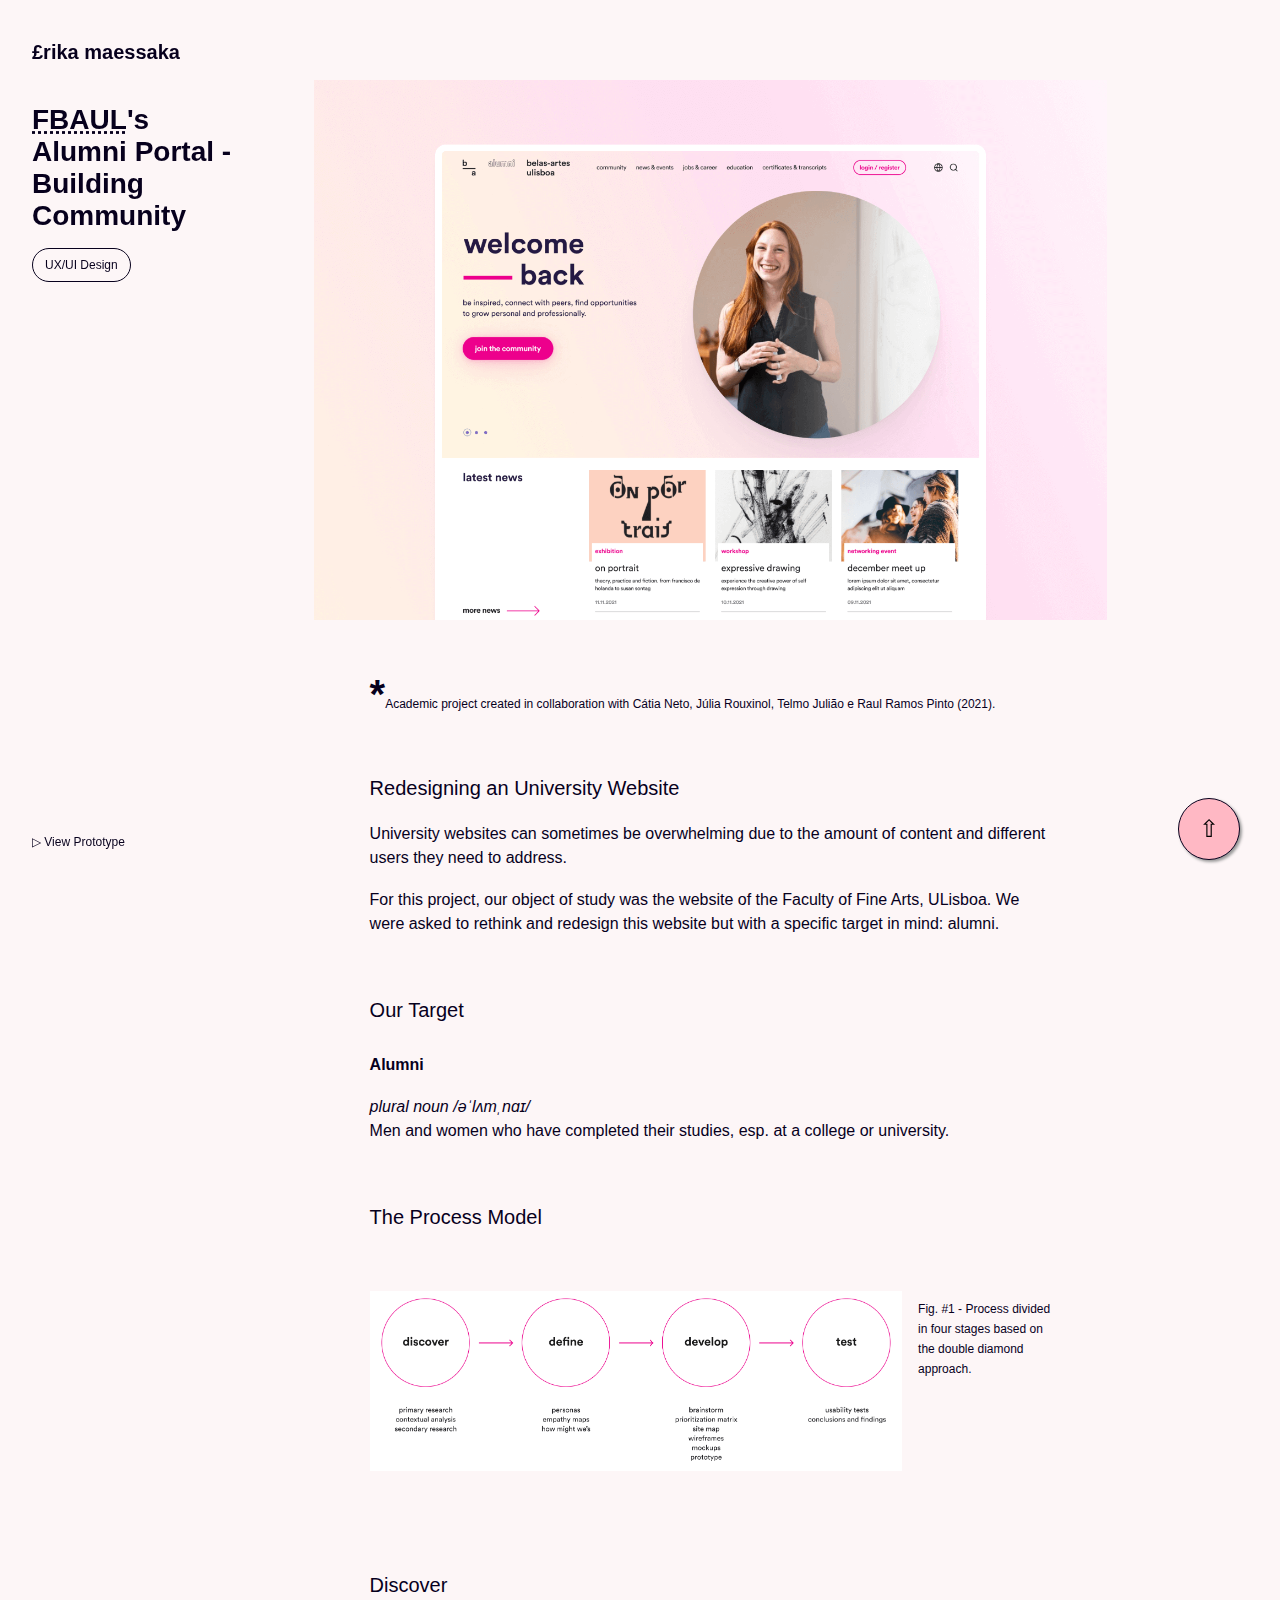
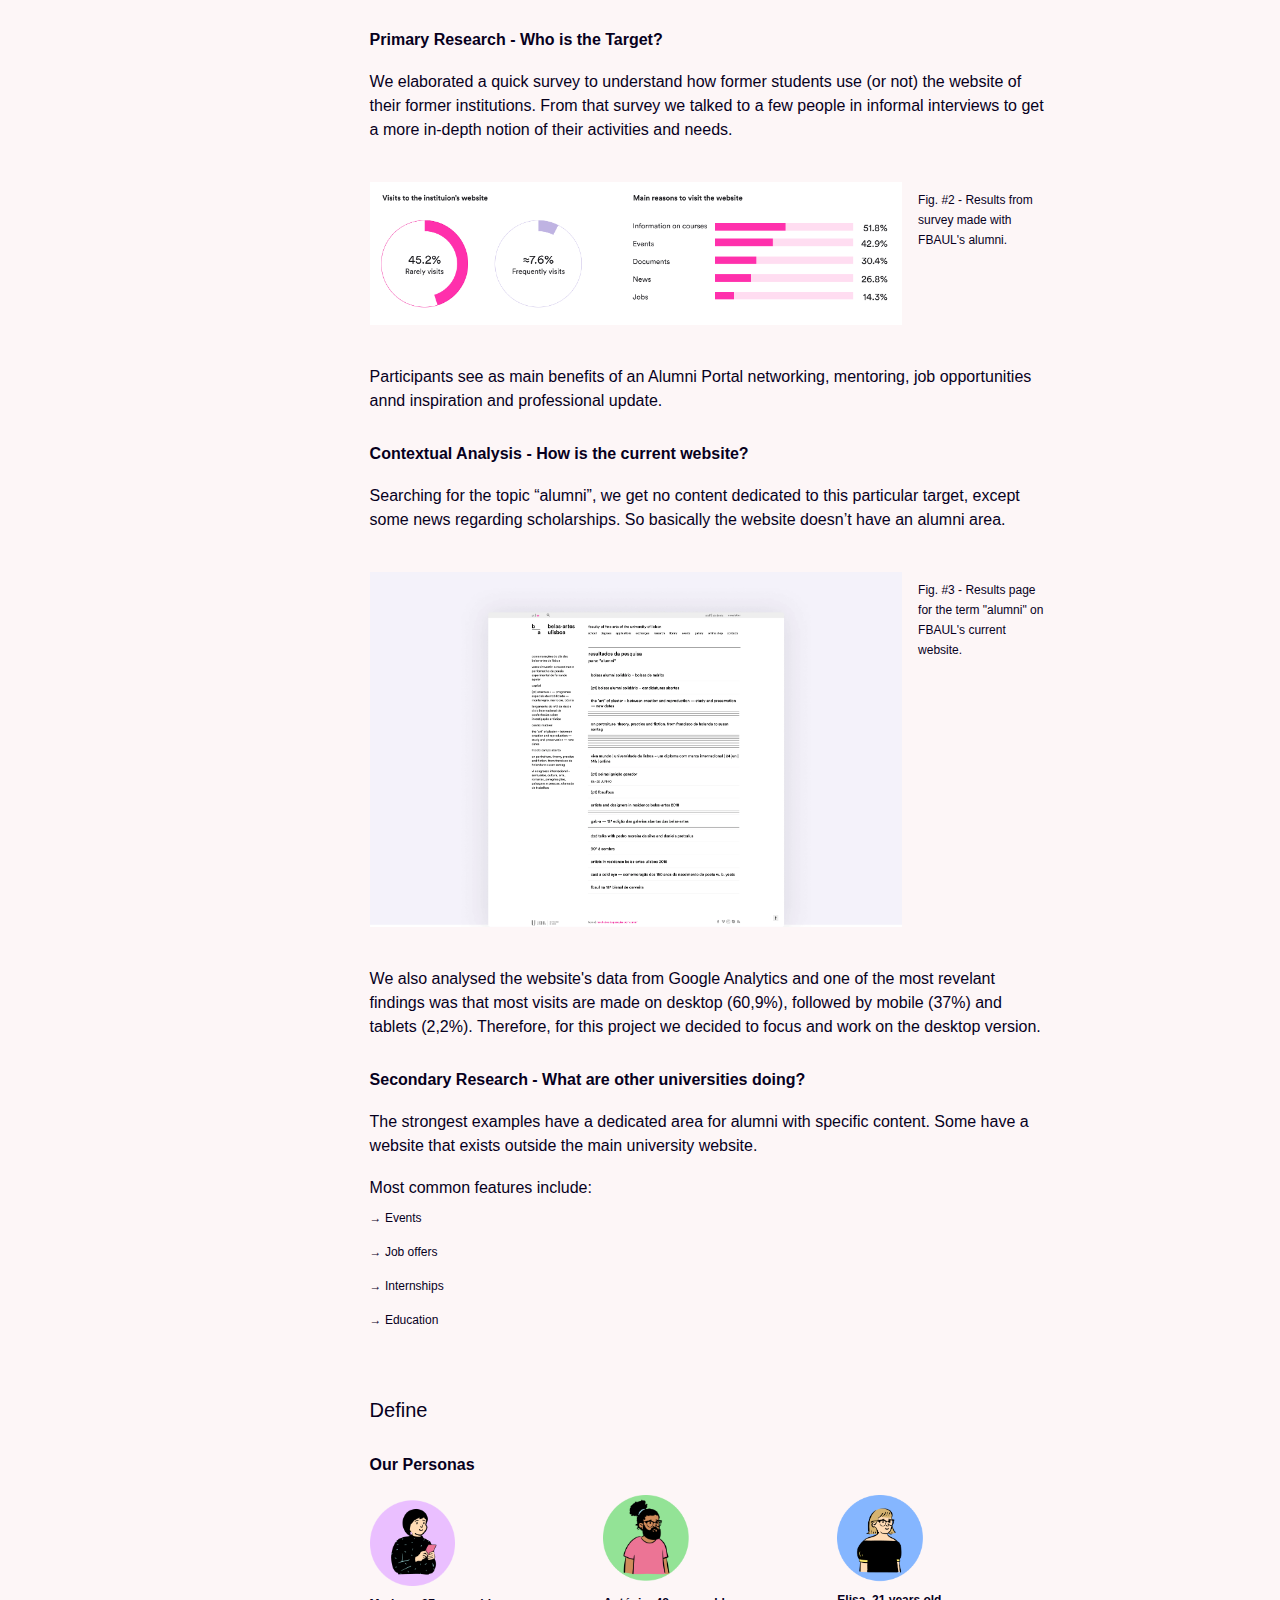
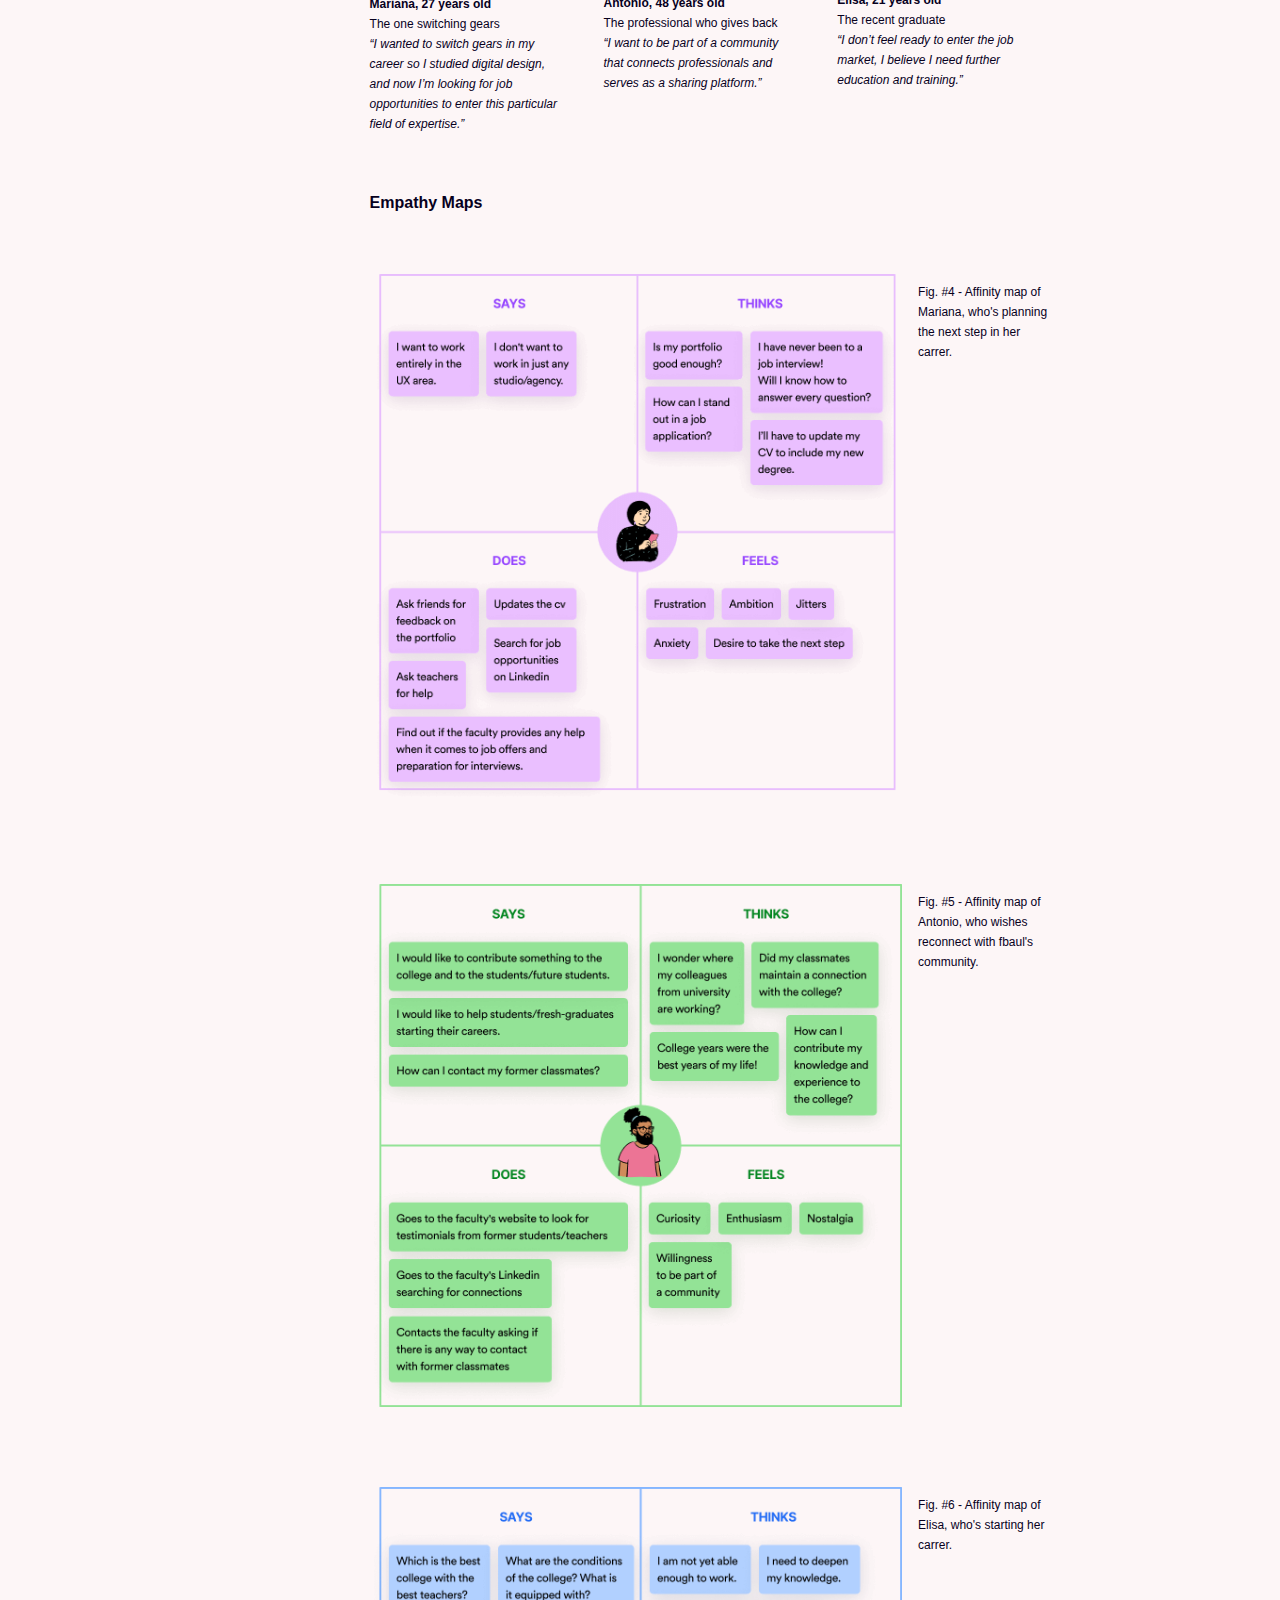
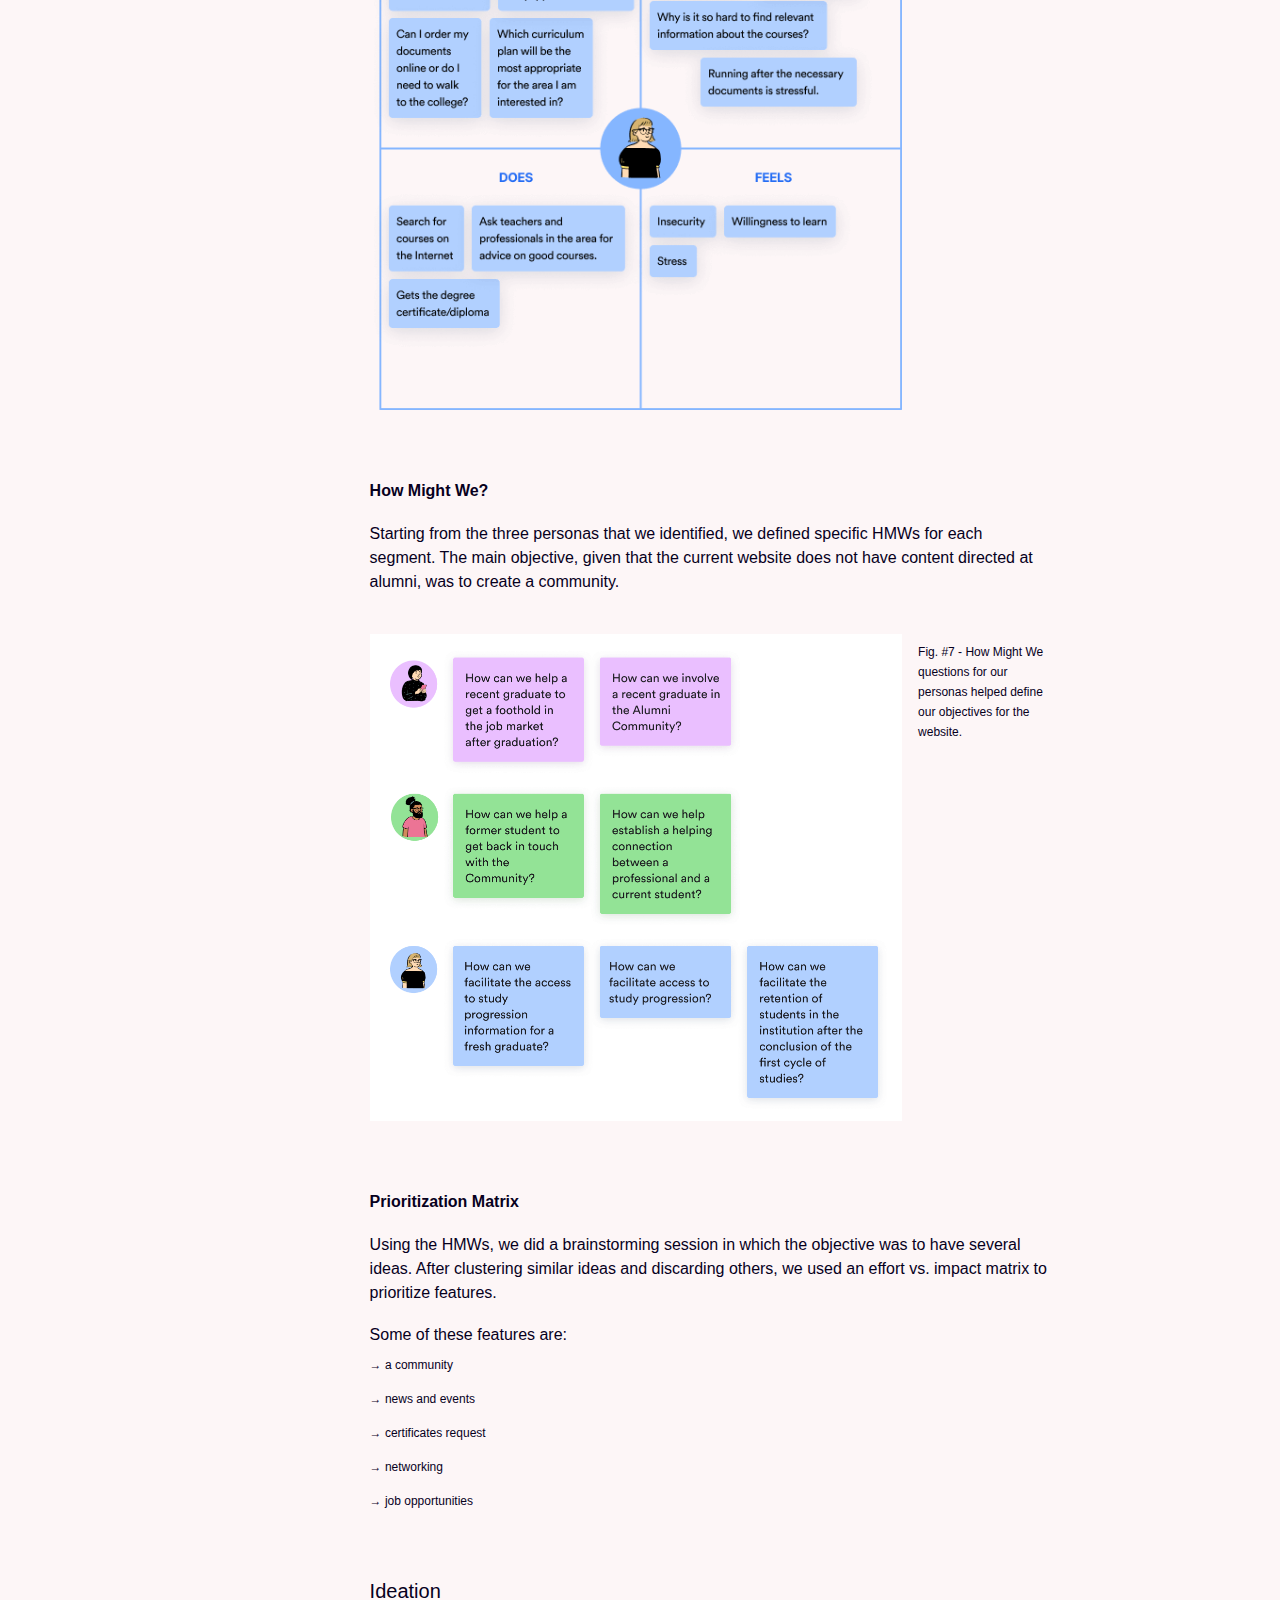
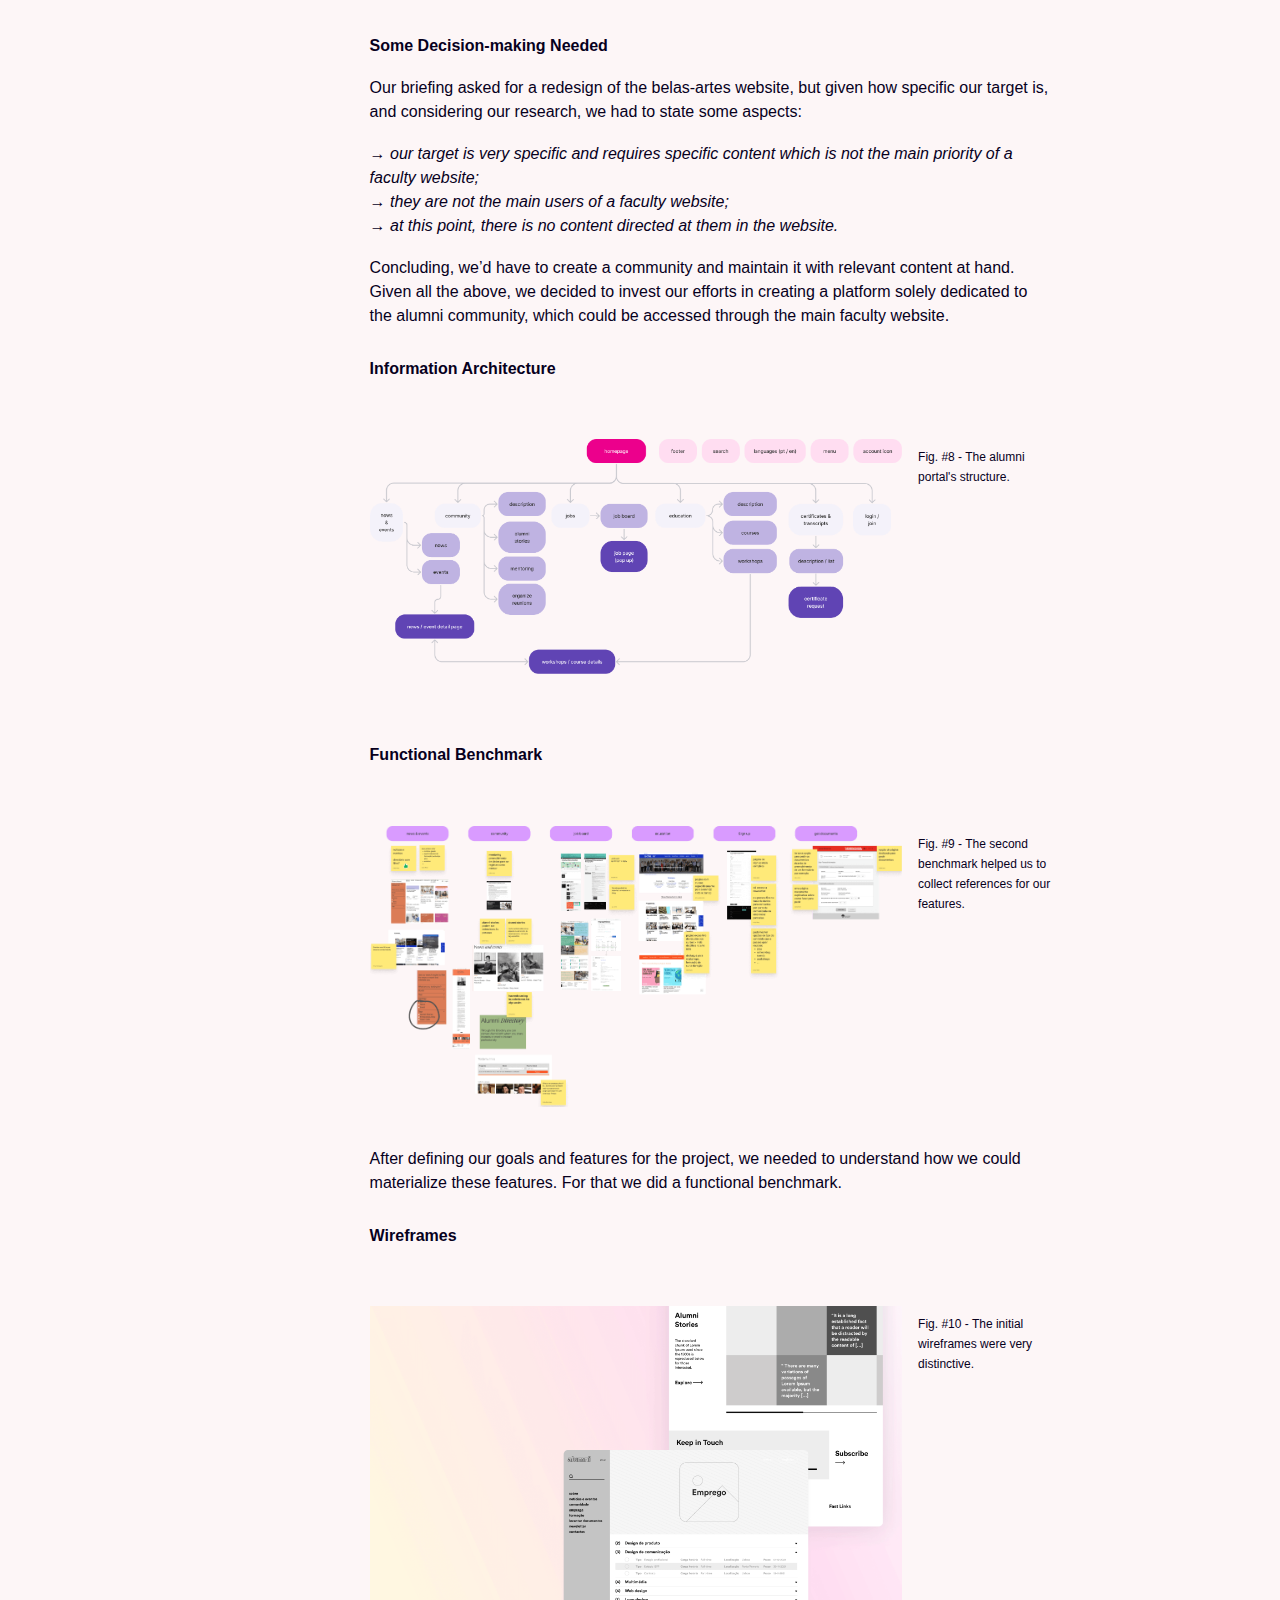
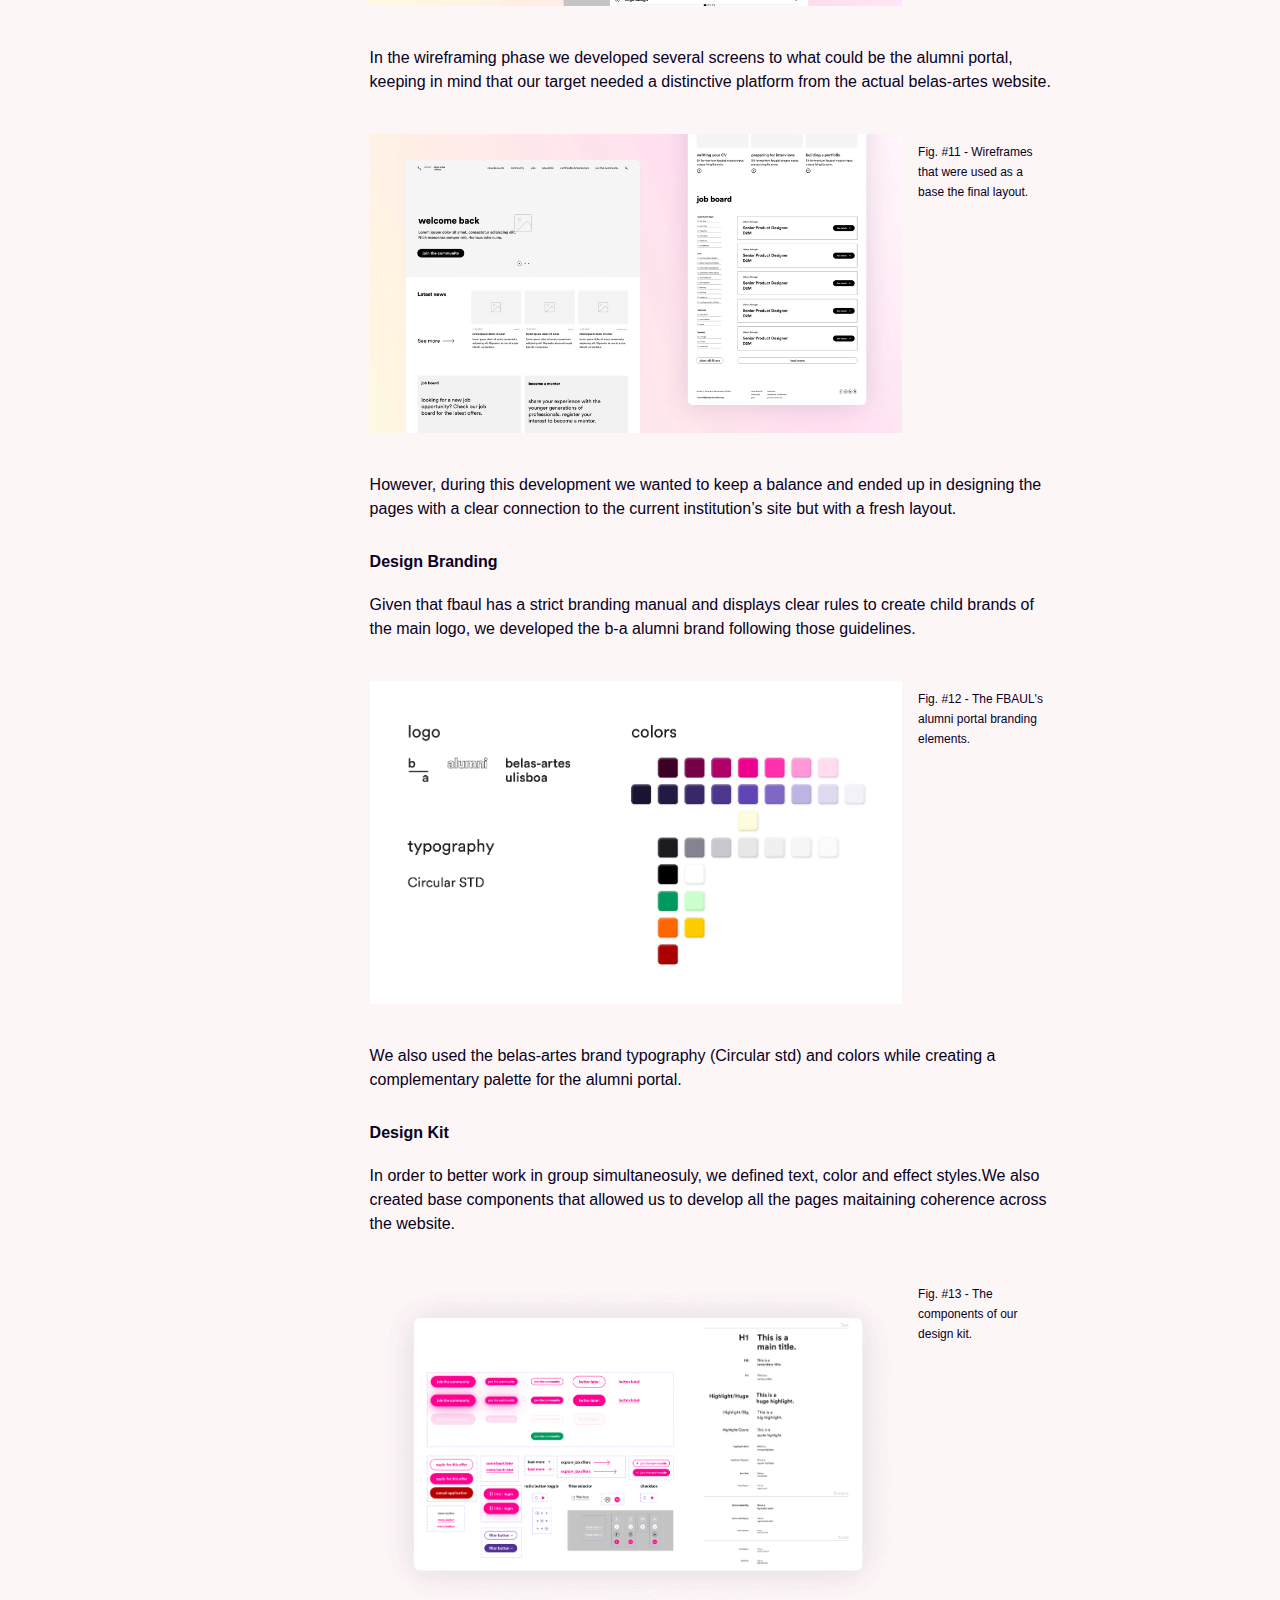
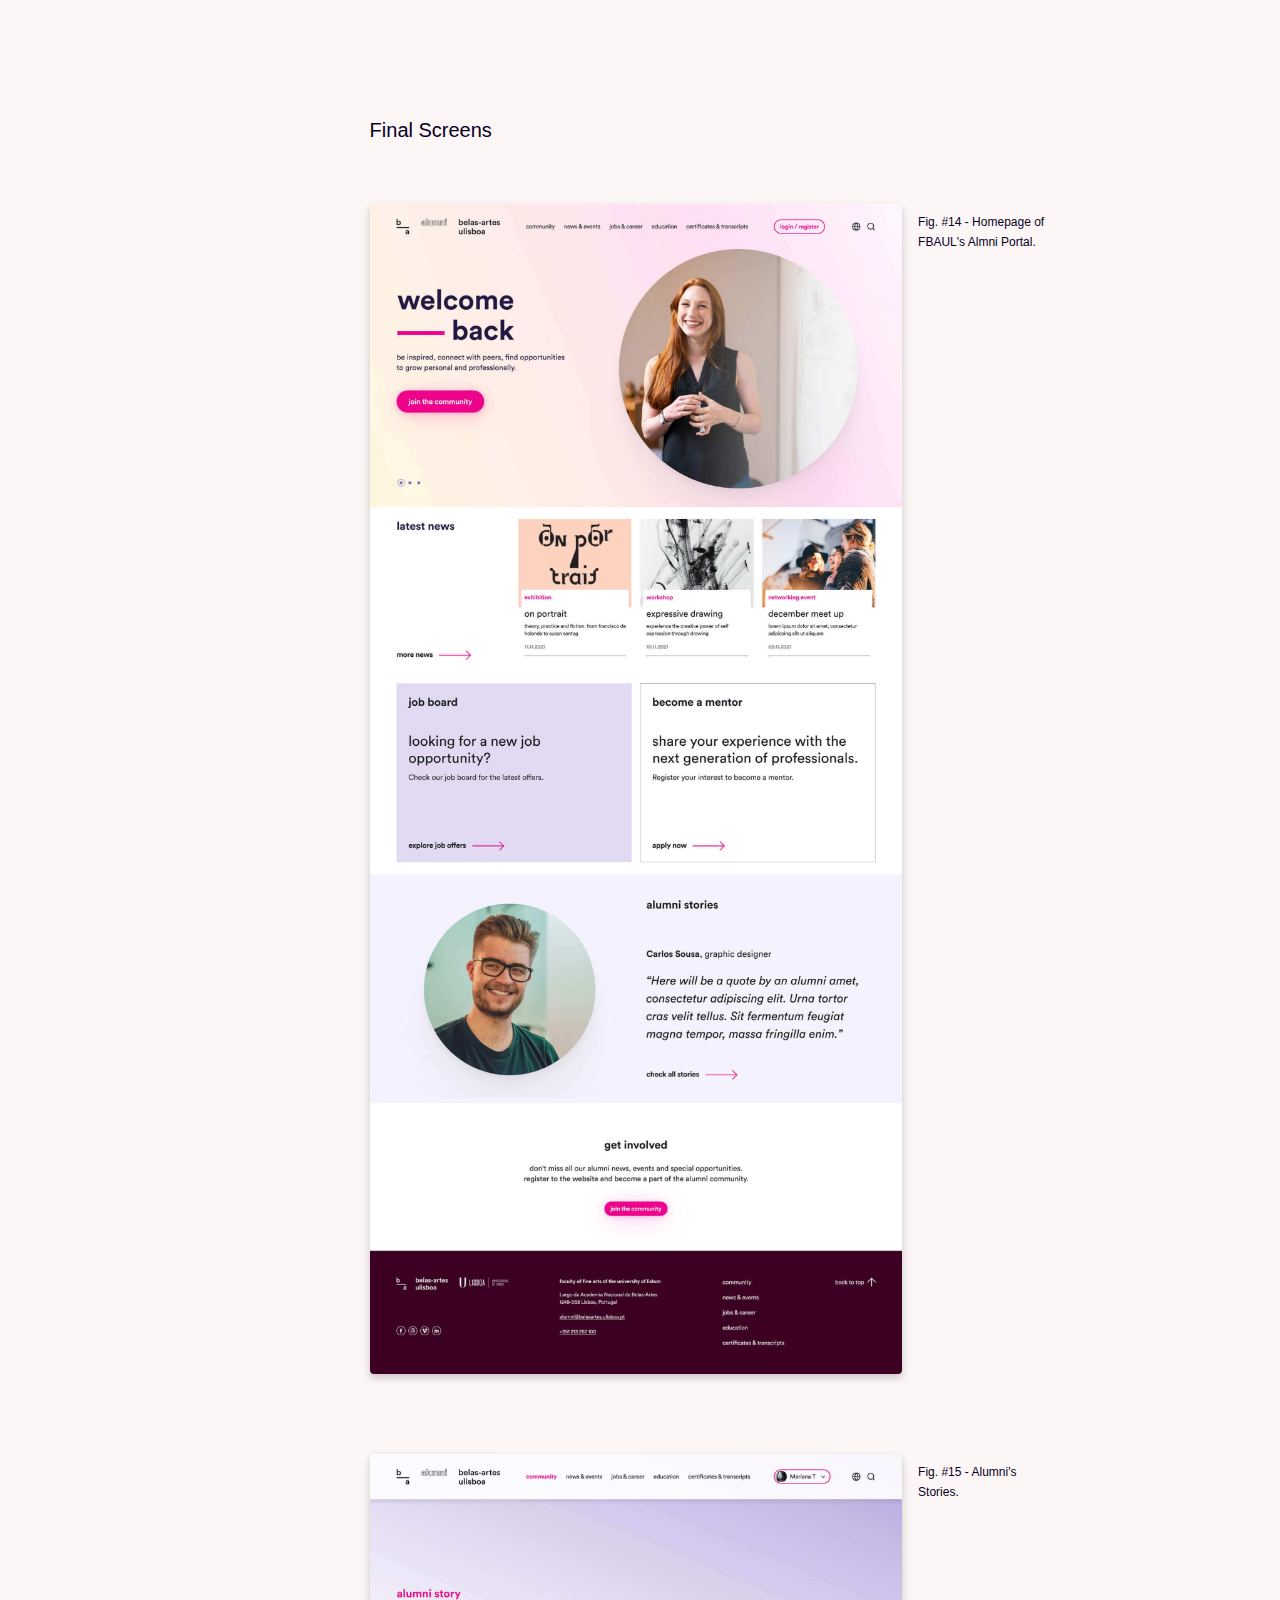
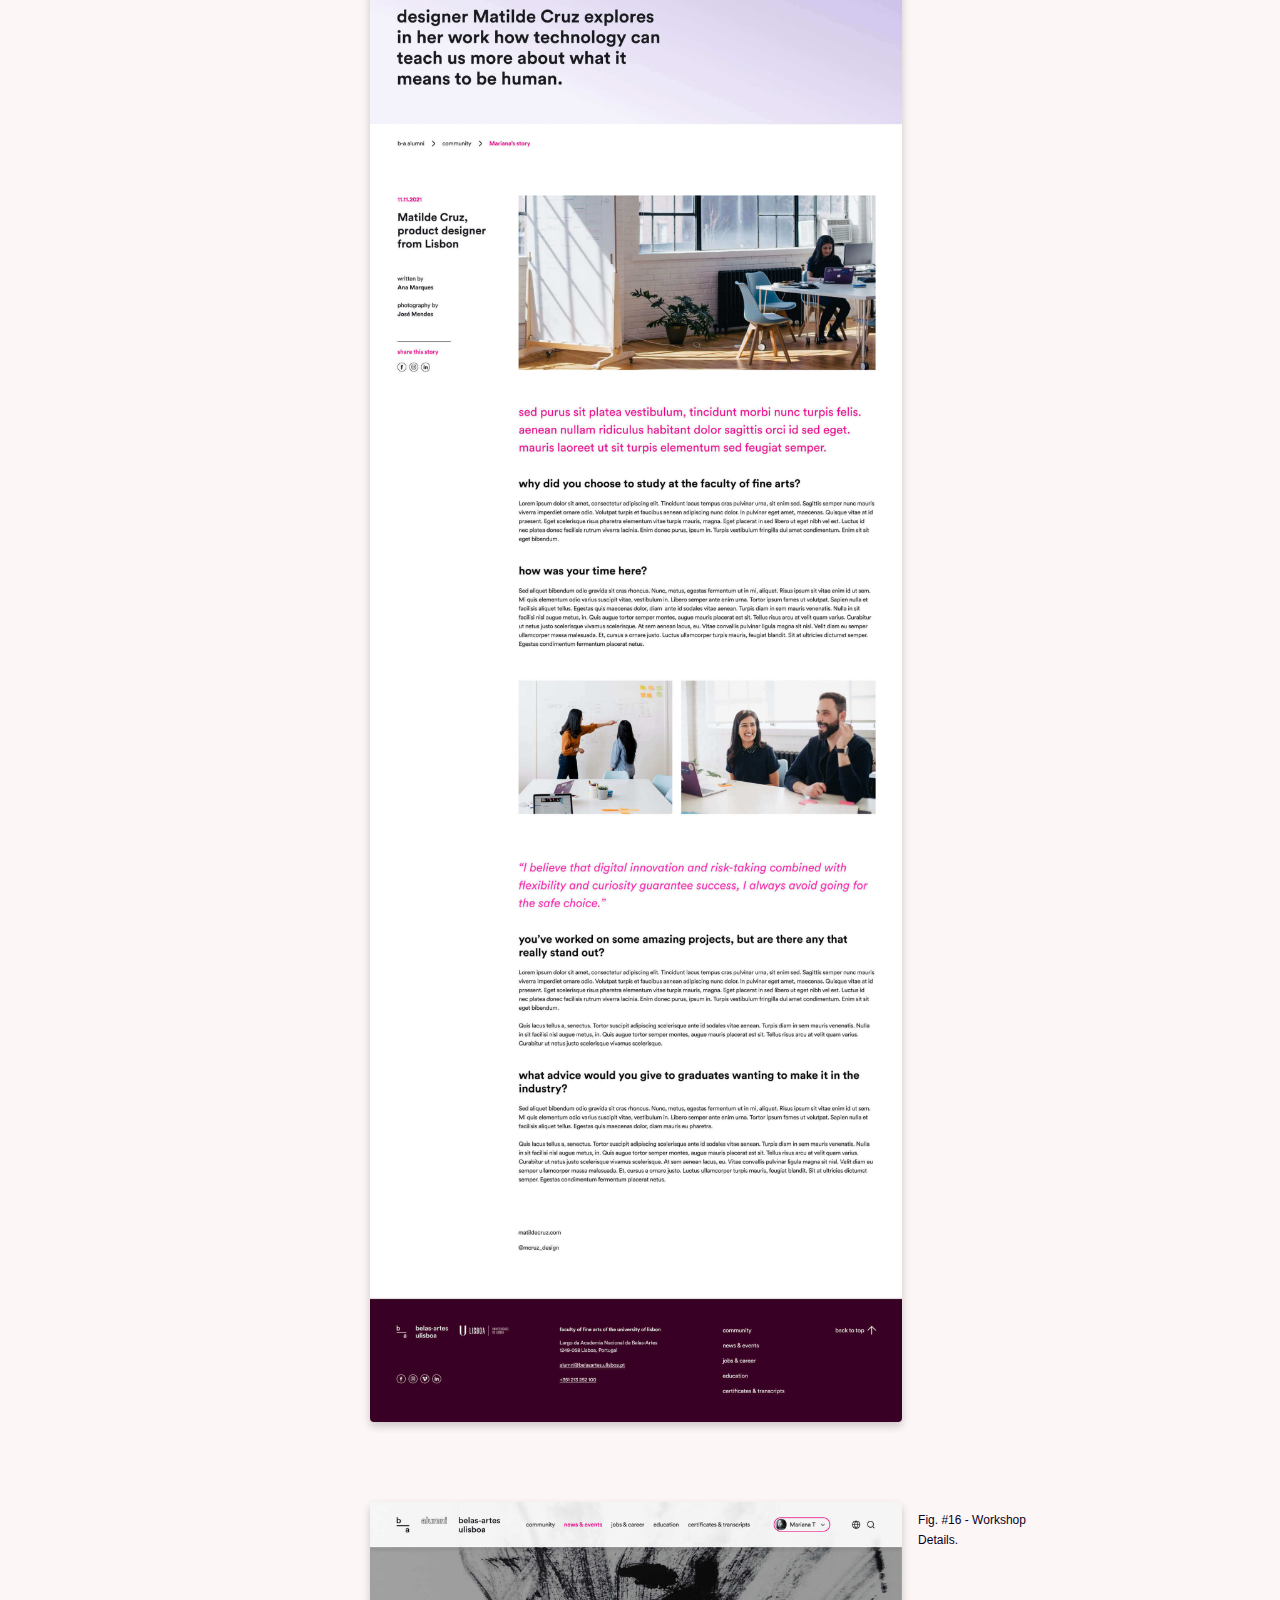
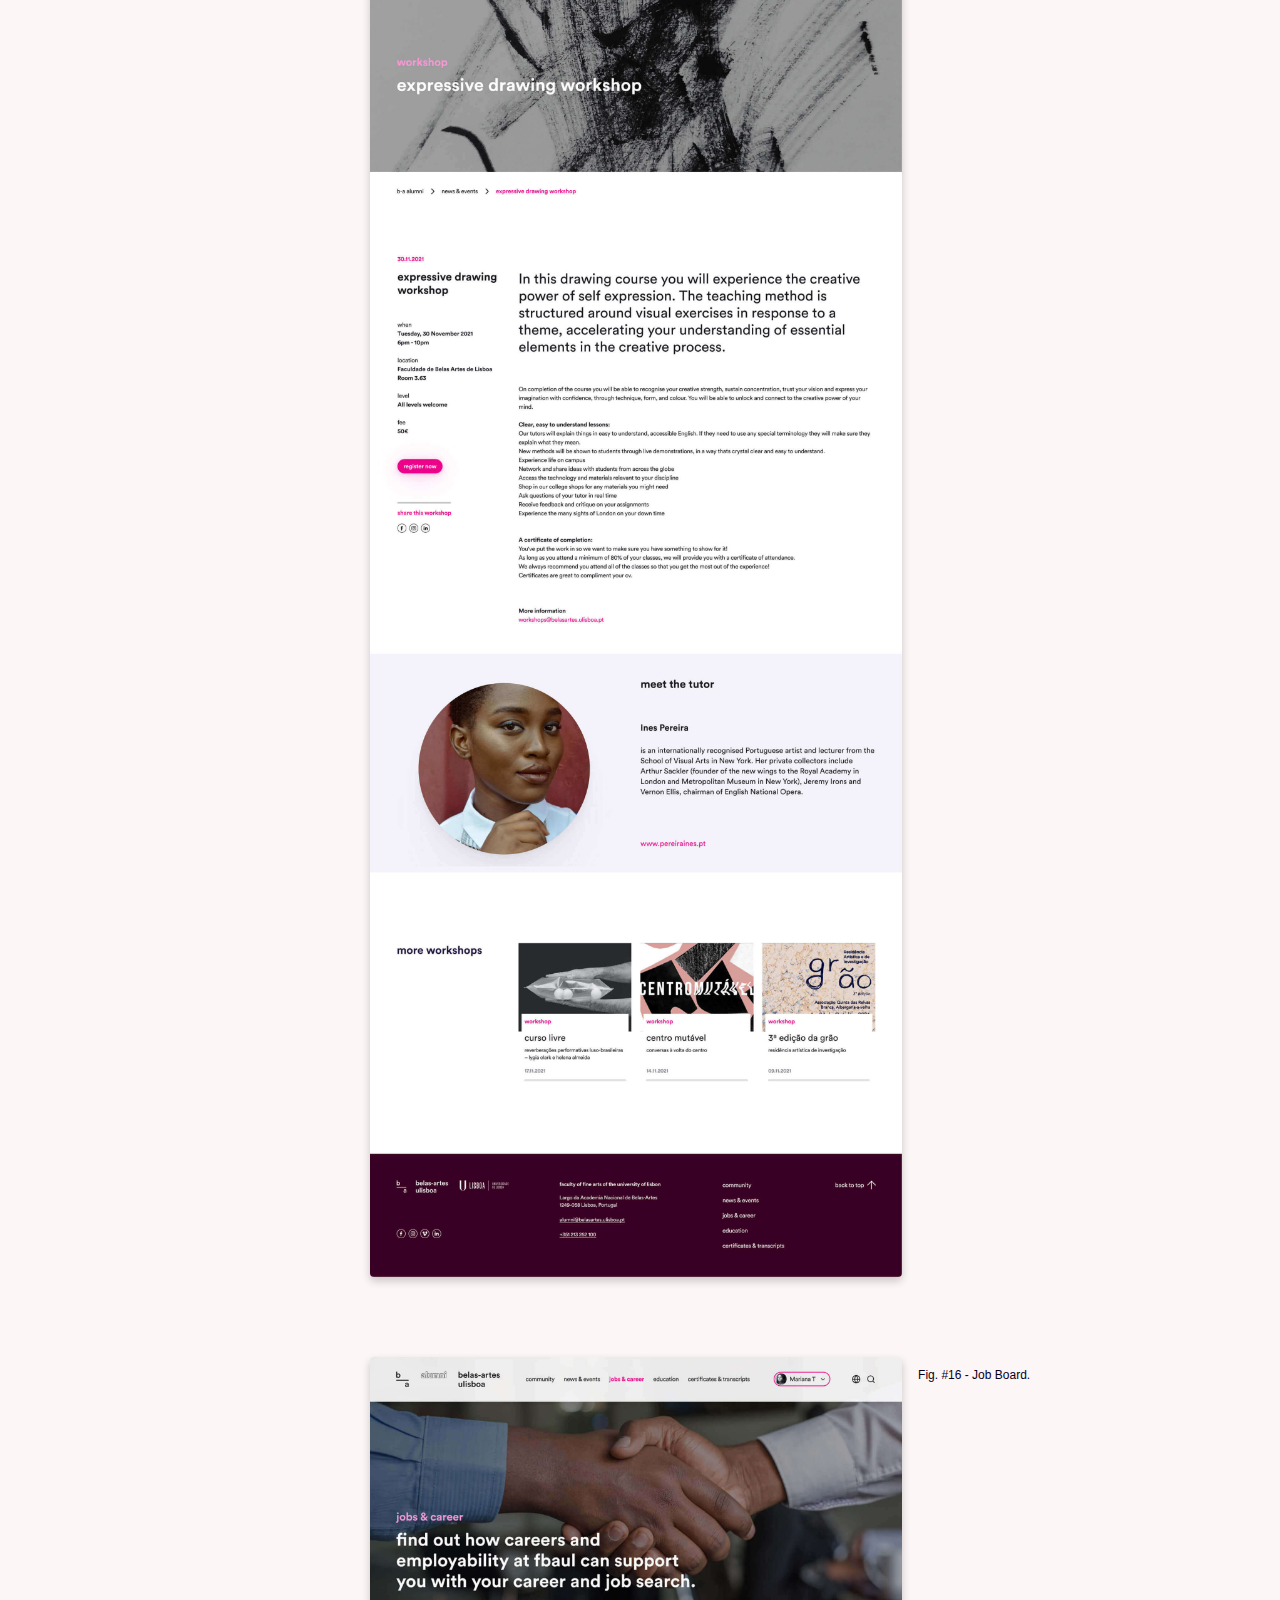
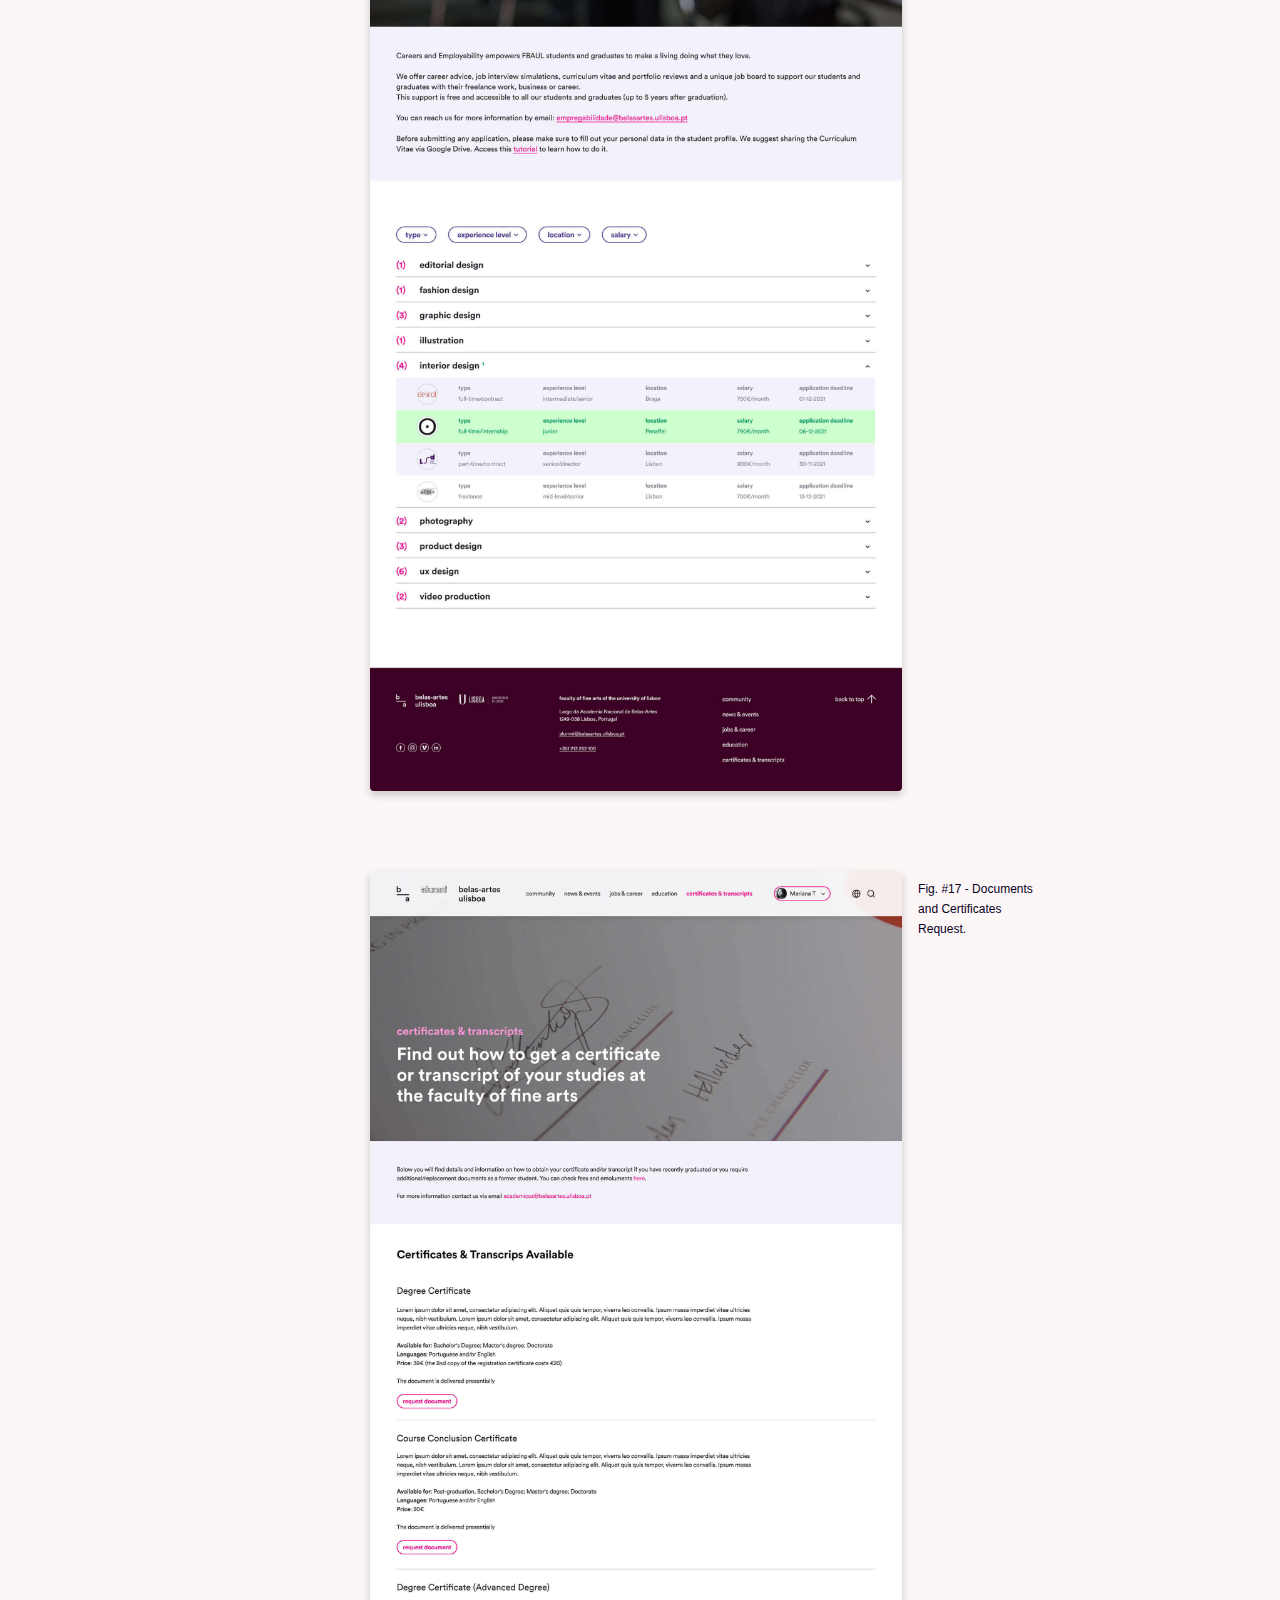
<file: project2.html>
<!DOCTYPE html>
<html lang="en">

<head>
<meta charset="utf-8">
<meta name="viewport" content="width=device-width, initial-scale=1.0">

<title>Erika Maessaka, Visual Designer</title>
<link rel="icon" type="image/x-icon" href="/images/favicon.ico">

<link rel="stylesheet" href="harrystyles.css">
<link rel="stylesheet" href="https://fonts.googleapis.com/css?family=LexendDeca:200,400,600">
</head>

<body>
    <section class="sidebar-b">

        <div class="wrapper">
            <div class="about">
                <a href="index.html" title="that's me!"><h1>£rika maessaka</h1></a>
            </div>
    
            <div class="title">
                <h2><abbr title="Faculdade de Belas Artes da Universidade de Lisboa">FBAUL</abbr>'s Alumni Portal - Building Community</h2>
                <br>
                <p class="tag">UX/UI Design</p>
            </div>
        </div>
        
        <div class="figma">
            <!--<a href="#" title="open figjam board" target= _blank>✎ View FigJam board</a>-->
            <a href="https://www.figma.com/proto/hQDJFKAjE7o3gPzOUfIYeB/PD1-EX2---Redesign-FBAUL-(Alumni)-v2?page-id=420%3A12909&node-id=420%3A14528&starting-point-node-id=500%3A15739" title="open prototype on figma" target= _blank>▷ View Prototype</a>
        </div>

    </section>
        
    <section class="page">
        <main>
            <figure class="hero">
                <img src="assets/img/fbaul-cover.png" alt="mockup featuring the desktop interface of the proposed fbaul alumni portal.">
            </figure>

            <div class="content">

                <div class="disclaimer">
                    <p class="asterisk">*</p><p>Academic project created in collaboration with Cátia Neto, Júlia Rouxinol, Telmo Julião e Raul Ramos Pinto (2021).</p>
                </div>
                
                <h3>Redesigning an University Website</h3>
                <p>University websites can sometimes be overwhelming due to the amount of content and different users they need to address.</p>
                <br>
                <p>For this project, our object of study was the website of the Faculty of Fine Arts, ULisboa. We were asked to rethink and redesign this website but with a specific target in mind: alumni.</p>
                  
                <h3>Our Target</h3>
                <h4>Alumni</h4>
                <p><i>plural noun   /əˈlʌmˌnɑɪ/</i></p>
                <p>Men and women who have completed their studies, esp. at a college or university.</p>

                <h3>The Process Model</h3>
                <figure>
                    <img src="assets/img/fbaul-process.png" alt="four circles representing each stage of the process, and bellow with all methods used listed.">
                    <figcaption>Fig. #1 - Process divided in four stages based on the double diamond approach.</figcaption>
                </figure>

                <h3>Discover</h3>
                <h4>Primary Research - Who is the Target?</h4>
                <p>We elaborated a quick survey to understand how former students use (or not) the website of their former institutions. From that survey we talked to a few people in informal interviews to get a more in-depth notion of their activities and needs.</p>

                <figure>
                    <img src="assets/img/fbaul-survey.png" alt="graphs with results from survey. 45.2% of participants rarely visit the website, and when they do their main reason is to check information on courses (51.8%) and events (42.9%).">
                    <figcaption>Fig. #2 - Results from survey made with FBAUL's alumni.</figcaption>
                </figure>

                <p>Participants see as main benefits of an Alumni Portal networking, mentoring, job opportunities annd inspiration and professional update.
                    
                <h4>Contextual Analysis - How is the current website?</h4>
                <p>Searching for the topic “alumni”, we get no content dedicated to this particular target, except some news regarding scholarships. So basically the website doesn’t have an alumni area.</p>
                    
                <figure>
                    <img src="assets/img/fbaul-currentwebsite.png" alt="screenshot of search's results page for the term 'alumni'on FBAUL's website.">
                    <figcaption>Fig. #3 - Results page for the term "alumni" on FBAUL's current website.</figcaption>
                </figure>

                <p>We also analysed the website's data from Google Analytics and one of the most revelant findings was that most visits are made on desktop (60,9%), followed by mobile (37%) and tablets (2,2%). Therefore, for this project we decided to focus and work on the desktop version.</p>
                    
                <h4>Secondary Research - What are other universities doing?</h4>
                <p>The strongest examples have a dedicated area for alumni with specific content. Some have a website that exists outside the main university website.</p>
                <br>
                <p>Most common features include:</p>
                <ul class="body-list">
                    <li>→ Events</li>
                    <li>→ Job offers</li>
                    <li>→ Internships</li>
                    <li>→ Education</li>
                </ul>

                <h3>Define</h3>
                <h4>Our Personas</h4>

                <div class="personas">
                    <div class="persona1">
                        <figure><img src="assets/img/fbaul-persona1.png" alt="illustration of a girl with short black hair"></figure>
                        <p class="persona-name">Mariana, 27 years old</p>
                        <p>The one switching gears</p>
                        <p class="quote">“I wanted to switch gears in my career so I studied digital design, and now I’m looking for job opportunities to enter this particular field of expertise.”</p>
                    </div>
                    <div class="persona2">
                        <figure><img src="assets/img/fbaul-persona2.png" alt="illustration of man with black hair and beard wearing glasses"></figure>
                        <p class="persona-name">António, 48 years old</p>
                        <p>The professional who gives back</p>
                        <p class="quote">“I want to be part of a community that connects professionals and serves as a sharing platform.”</p>
                    </div>
                    <div class="persona3">
                        <figure><img src="assets/img/fbaul-persona3.png" alt="illustration of blond girl wearing glasses"></figure>
                        <p class="persona-name">Elisa, 21 years old</p>
                        <p>The recent graduate</p>
                        <p class="quote">“I don’t feel ready to enter the job market, I believe I need further education and training.”</p>
                    </div>
                </div>

                <h4>Empathy Maps</h4>
                <figure>
                    <img src="assets/img/fbaul-mapmariana.png" alt="affinity map (says, thinks, does and feels) of our persona mariana">
                    <figcaption>Fig. #4 - Affinity map of Mariana, who's planning the next step in her carrer.</figcaption>
                </figure>

                <figure>
                    <img src="assets/img/fbaul-mapantonio.png" alt="affinity map (says, thinks, does and feels) of our persona antonio">
                    <figcaption>Fig. #5 - Affinity map of Antonio, who wishes reconnect with fbaul's community.</figcaption>
                </figure>

                <figure>
                    <img src="assets/img/fbaul-mapelisa.png" alt="affinity map (says, thinks, does and feels) of our persona elisa">
                    <figcaption>Fig. #6 - Affinity map of Elisa, who's starting her carrer.</figcaption>
                </figure>

                <h4>How Might We?</h4>
                <p>Starting from the three personas that we identified, we defined specific HMWs for each segment. The main objective, given that the current website does not have content directed at alumni, was to create a community.</p>

                <figure>
                    <img src="assets/img/fbaul-hmw.png" alt="How Might We questions in sticky notes for each persona">
                    <figcaption>Fig. #7 - How Might We questions for our personas helped define our objectives for the website.</figcaption>
                </figure>

                <h4>Prioritization Matrix</h4>
                <p>Using the HMWs, we did a brainstorming session in which the objective was to have several ideas. After clustering similar ideas and discarding others, we used an effort vs. impact matrix to prioritize features.</p>
                <br>
                <p>Some of these features are:</p>
                <ul class="body-list">
                    <li>→ a community</li>
                    <li>→ news and events</li>
                    <li>→ certificates request</li>
                    <li>→ networking </li>
                    <li>→ job opportunities</li>
                </ul>

                <h3>Ideation</h3>
                <h4>Some Decision-making Needed</h4>
                <p>Our briefing asked for a redesign of the belas-artes website, but given how specific our target is, and considering our research, we had to state some aspects:</p>
                <br>
                <p><i>→ our target is very specific and requires specific content which is not the main priority of a faculty website;</i></p>
                <p><i>→ they are not the main users of a faculty website;</i></p>
                <p><i>→ at this point, there is no content directed at them in the website.</i></p>
                <br>
                <p>Concluding, we’d have to create a community and maintain it with relevant content at hand.</p>
                <p>Given all the above, we decided to invest our efforts in creating a platform solely dedicated to the alumni community, which could be accessed through the main faculty website.</p>

                <h4>Information Architecture</h4>
                <figure>
                    <img src="assets/img/fbaul-architeture.png" alt="diagram with all portal pages separate in main sections">
                    <figcaption>Fig. #8 - The alumni portal's structure.</figcaption>
                </figure>

                <h4>Functional Benchmark</h4>
                <figure>
                    <img src="assets/img/fbaul-functional.png" alt="screenshots of similar websites with sticky notes with ideas and comments.">
                    <figcaption>Fig. #9 - The second benchmark helped us to collect references for our features.</figcaption>
                </figure>

                <p>After defining our goals and features for the project, we needed to understand how we could  materialize these features. For that we did a functional benchmark.</p>

                <h4>Wireframes</h4>
                <figure>
                    <img src="assets/img/fbaul-wireframe1.png" alt="two wireframes screens">
                    <figcaption>Fig. #10 - The initial wireframes were very distinctive.</figcaption>
                </figure>

                <p>In the wireframing phase we developed several screens to what could be the alumni portal, keeping in mind that our target needed a distinctive platform from the actual belas-artes website.</p>

                <figure>
                    <img src="assets/img/fbaul-wireframe2.png" alt="two wireframes with the layout we would follow for the final screens".>
                    <figcaption>Fig. #11 - Wireframes that were used as a base the final layout.</figcaption>
                </figure>

                <p>However, during this development we wanted to keep a balance and ended up in designing the pages with a clear connection to the current institution’s site but with a fresh layout.</p>

                <h4>Design Branding</h4>
                <p>Given that fbaul has a strict branding manual and displays clear rules to create child brands of the main logo, we developed the b-a alumni brand following those guidelines.</p>

                <figure>
                    <img src="assets/img/fbaul-branding.png" alt="fbaul alumni portal branding elements: logo, colours and typography.">
                    <figcaption>Fig. #12 - The FBAUL's alumni portal branding elements.</figcaption>
                </figure>

                <p>We also used the belas-artes brand typography (Circular std) and colors while creating a complementary palette for the alumni portal.</p>

                <h4>Design Kit</h4>
                <p>In order to better work in group simultaneosuly, we defined text, color and effect styles.We also created base components that allowed us to develop all the pages maitaining coherence across the website.</p>

                <figure>
                    <img src="assets/img/fbaul-kit.png" alt="components of our design kit: buttons, icons and typography styles.">
                    <figcaption>Fig. #13 - The components of our design kit.</figcaption>
                </figure>

                <h3>Final Screens</h3>

                <figure>
                    <img src="assets/img/fbaul-screen1.jpg" class="screen" alt="Fbaul's alumni portal homepage">
                    <figcaption>Fig. #14 - Homepage of FBAUL's Almni Portal.</figcaption>
                </figure>
                <figure>
                    <img src="assets/img/fbaul-screen2.jpg" class="screen" alt="Alumni stories">
                    <figcaption>Fig. #15 - Alumni's Stories.</figcaption>
                </figure>
                <figure>
                    <img src="assets/img/fbaul-screen3.jpg" class="screen" alt="Workshop Details page">
                    <figcaption>Fig. #16 - Workshop Details.</figcaption>
                </figure>
                <figure>
                    <img src="assets/img/fbaul-screen4.jpg" class="screen" alt="Job board">
                    <figcaption>Fig. #16 - Job Board.</figcaption>
                </figure>
                <figure>
                    <img src="assets/img/fbaul-screen5.jpg" class="screen" alt="Documents and Certificates request">
                    <figcaption>Fig. #17 - Documents and Certificates Request.</figcaption>
                </figure>

                <h3>Test</h3>
                <h4>Usability Tests</h4>

                <div class="personas">
                    <div class="persona1">
                        <p class="persona-name">General Aims</p>
                        <p>Find out if/how many users can perform the tasks, in what time frame and if they make any mistakes.</p>
                    </div>

                    <div class="persona2">
                        <p class="persona-name">User Profiles</p>
                        <ul class="body-list">
                            <li>→ 21-50 years old</li>
                            <li>→ level of higher education: at least one degree</li>
                            <li>→ identify their institution (ideally b-a)</li>
                            <li>→ must have a high level if digital literacy</li>
                        </ul>
                    </div>

                    <div class="persona3">
                        <p class="persona-name">What We Measured</p>
                        <ul class="body-list">
                            <li>→ sucess or failure of the requested tasks</li>
                            <li>→ execution time</li>
                            <li>→ difficulties in the process</li>
                        </ul>
                    </div>
                </div>

                <figure>
                    <img src="assets/img/fbaul-tests.png" alt="usability tests' results: all users finished their tasks.">
                    <figcaption>Fig. #18 - Usability tests' results. All users finished sucessfully all tasks.</figcaption>
                </figure>

                <p>Although we had a 100% success rate of tasks completed, the usability tests revealed some interesting findings and thoughts.</p>

                <figure>
                    <img src="assets/img/fbaul-tests-obs.png" alt="usability tests' results: all users finished their tasks.">
                    <figcaption>Fig. #19 - Conclusions and findings from the usability tests.</figcaption>
                </figure>
                    
                <h4>What the Participants Said</h4>

                <figure>
                    <img src="assets/img/fbaul-tests-users.png" alt="Participants' quotes.">
                    <figcaption>Fig. #20 - Feedback from participants of the usability tests were very positive.</figcaption>
                </figure>

                <h4>Future Developments</h4>
                    <ol>
                        <li>Mobile version</li>
                        <li>Progress visibility on pop-ups (registrations and document requests);</li>
                        <li>Quick-access submenus (alumni stories, shorts courses, etc.);</li>
                        <li>Carreer tips (jobs & carreer);</li>
                        <li>Alumni portfolio examples on course page.  ●</li>
                    </ol>
            </div>

            <div class="more">

                <h3>You May Also Like</h3>
                <ul>
                    <li><p>☞</p><a href="project3.html" title="this one is rad, check it out!">Lookin' Sharp! Design Kit For Japanese Knife Online Shop</a></li>
                    <li><p>☞</p><a href="project4.html" title="this one is bodacious, check it out!">Sunweb App: Personalizing the Booking Experience</a></li>
                    <li><p>☞</p><a href="project1.html" title="this one is ok. (jk check it out :)">Closed Inbox: A Gmail Feature</a></li>
                </ul>   
            </div>

        </main>

        <section class="rightspace">
        </section>
    </section>

    <a href="#top" id="float">
        <p>⇧</p>
    </a>

    <script>
        //Get the button
        var mybutton = document.getElementById("float");
        
        // When the user scrolls down 20px from the top of the document, show the button
        window.onscroll = function() {scrollFunction()};
        
        function scrollFunction() {
          if (document.body.scrollTop > 380 || document.documentElement.scrollTop > 380) {
            mybutton.style.display = "block";
          } else {
            mybutton.style.display = "none";
          }
        }
        
        // When the user clicks on the button, scroll to the top of the document
        function topFunction() {
          document.body.scrollTop = 0;
          document.documentElement.scrollTop = 0;
        }
        </script>

</body>
</html>
</file>
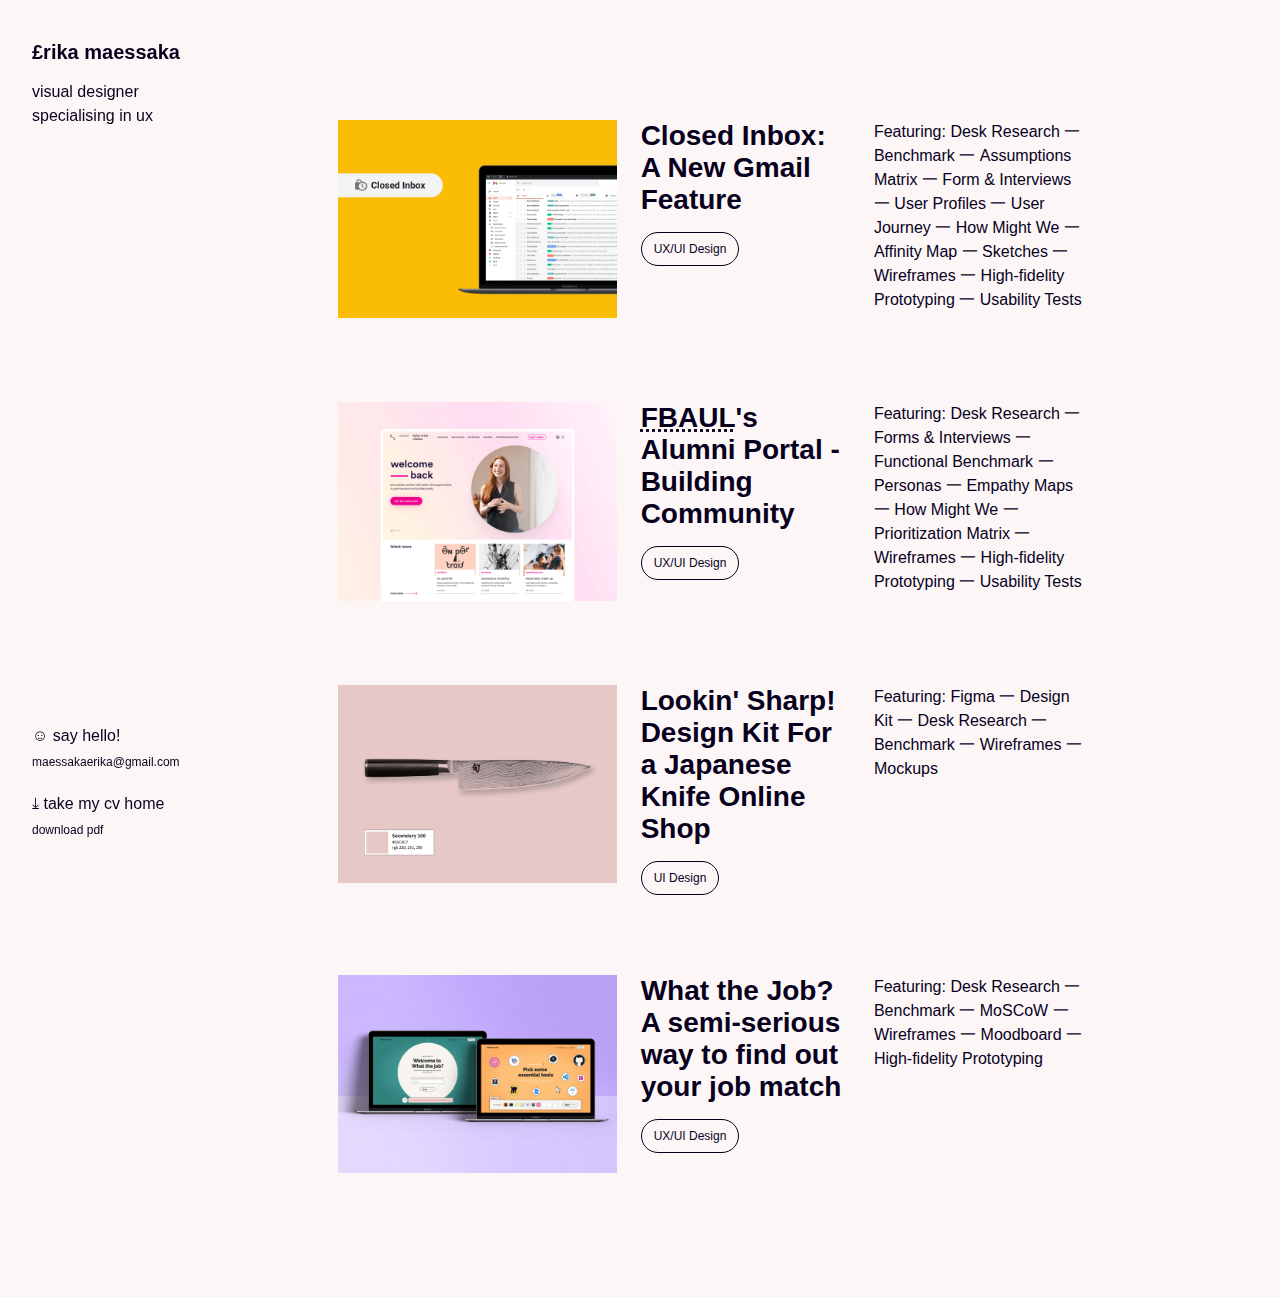
<file: uxui-portfolio.html>
<!DOCTYPE html>
<html lang="en-gb">

<head>
<meta charset="utf-8">
<meta name="viewport" content="width=device-width, initial-scale=1.0">

<title>Erika Maessaka</title>
<link rel="icon" type="image/x-icon" href="/images/favicon.ico">

<link rel="stylesheet" href="harrystyles.css">
<link rel="stylesheet" href="https://fonts.googleapis.com/css?family=LexendDeca:200,400,600">

</head>

<body>
    
    <section class="sidebar">
        <div class="about">
            <h1>£rika maessaka</h1>
            <p>visual designer<br>specialising in ux</p>
        </div>
            
        <div class="links">
            <p>☺  say hello!</p>
            <a href="mailto:maessakaerika@gmail.com" title="looking forward to hear from u :)">maessakaerika@gmail.com</a>
            <p>⤓  take my cv home</p>
            <a class="cv" href="#" title="c'mon, don't be shy ;)">download pdf</a>
        </div>
    </section>

    <section class="topbar">
        <h1><a href="index.html">£rika maessaka</a></h1>
        <p>visual designer<br>specialising in UX</p>
    </section>

        
    <section class="page">
        <main>
            <div class="projects">
                <div class="card" onclick="location.href='project1.html';" style="cursor: pointer;">
                    <figure>
                        <img src="assets/img/gmail-cover.png" alt="placeholder">
                    </figure>
                    
                    <div class="title">
                        <h2>Closed Inbox: <br>A New Gmail Feature</h2>
                        <br>
                        <p class="tag">UX/UI Design</p>
                    </div>
    
                    <div class="description">
                        <p>Featuring: Desk Research 一 Benchmark 一 Assumptions Matrix 一 Form & Interviews 一 User Profiles 一 User Journey 一 How Might We 一 Affinity Map 一 Sketches 一 Wireframes 一 High-fidelity Prototyping 一 Usability Tests</p>
                    </div>
                </div>

                <div class="card" onclick="location.href='project2.html';" style="cursor: pointer;">
                    <figure>
                        <img src="assets/img/fbaul-cover.png" alt="placeholder">
                    </figure>
                    
                    <div class="title">
                        <h2><abbr title="Faculdade de Belas Artes da Universidade de Lisboa">FBAUL</abbr>'s Alumni Portal - Building Community</h2>
                        <br>
                        <p class="tag">UX/UI Design</p>
                    </div>
    
                    <div class="description">
                        <p>Featuring: Desk Research 一 Forms & Interviews 一 Functional Benchmark 一 Personas 一 Empathy Maps 一 How Might We 一 Prioritization Matrix 一 Wireframes 一 High-fidelity Prototyping 一 Usability Tests</p>
                    </div>
                </div>

                <div class="card" onclick="location.href='http://pudim.com.br/';" style="cursor: pointer;">
                    <figure>
                        <img src="assets/img/takefu-cover.png" alt="placeholder">
                    </figure>
                    
                    <div class="title">
                        <h2>Lookin' Sharp! Design Kit For a Japanese Knife Online Shop</h2>
                        <br>
                        <p class="tag">UI Design</p>
                    </div>
    
                    <div class="description">
                        <p>Featuring: Figma 一 Design Kit 一 Desk Research 一 Benchmark 一 Wireframes 一 Mockups</p>
                    </div>
                </div>

                <div class="card" onclick="location.href='project4.html';" style="cursor: pointer;">
                    <figure>
                        <img src="assets/img/job-cover.jpg" alt="placeholder">
                    </figure>
                    
                    <div class="title">
                        <h2>What the Job? A semi-serious way to find out your job match</h2>
                        <br>
                        <p class="tag">UX/UI Design</p>
                    </div>
    
                    <div class="description">
                        <p>Featuring: Desk Research 一 Benchmark 一 MoSCoW 一 Wireframes 一 Moodboard 一 High-fidelity Prototyping</p>
                    </div>
                </div>
            </div>
        </main>
        
        <section class="rightspace"></section>

    </section>

    <footer>
        <p>say hello! ☺</p>
        <a href="mailto:maessakaerika@gmail.com" title="looking forward to hear from u :)">maessakaerika@gmail.com</a>
        <a class="cv" href="#" title="c'mon, don't be shy ;)">take my cv home ⤓</a>
    </footer>

</body>
</html>
</file>
<file: harrystyles.css>
:root {
    --primary-color: #07001d;
    --secondary-color: #ffb8c4;
}

body {
    font-family: "Lexend Deca", sans-serif;
    width: 100vw;
    margin: 0 auto;
    color: var(--primary-color);
    background-color: #fdf6f7;
}


h1 {
    margin: 0;
    font-size: 1.25rem;
    line-height: 1.5rem;
    font-weight: 600;
}
h2 {
    margin: 0;
    font-size: 1.75rem;
    line-height: 2rem;
    font-weight: 600;
    margin-bottom: 24px;
    /*background-color: var(--secondary-color);*/
    display: inline;
        /*-webkit-text-stroke: 1px var(--primary-color);
    color: white;
}
h2:hover {
    color: var(--primary-color);*/
}
h3 {
    font-size: 1.25rem;
    line-height: 1.75rem;
    font-weight: 400;
}
p {
    margin: 0;
    font-size: 1rem;
    line-height: 1.5rem;
    font-weight: 200;
}
.tag {
    display: inline-block;
    margin-top: 16px;
    font-size: 0.75rem;
    font-weight: 400;
    border: 1px solid var(--primary-color);
    border-radius: 64px;
    padding: 4px 12px 4px 12px;
}
a {
    text-decoration: none;
    color: var(--primary-color);
}
a:hover {
    text-decoration: underline;
}
a:visited {
    color: var(--primary-color);
}

/* BACK TOP BUTTON */
#float {
	position:fixed;
	width:60px;
	height:60px;
	bottom:40px;
	right:40px;
    background-color: var(--secondary-color);
    border: 1px solid var(--primary-color);
	color:black;
	border-radius:50px;
	text-align:center;
	box-shadow: 2px 2px 3px #999;
}
#float:hover {
    background-color: #3a3aff;
    color: var(--secondary-color);
}
#float p {
    position: absolute;
    font-size: 24px;
    top: 50%;
    left: 50%;
    transform: translate(-50%, -50%);
}

/*
.
.
.
.
.
.
.
.
.
HOME
*/
.topbar, footer {
    display: none;
}

main {
    grid-column-start: 2;
    grid-column-end: 3;
    width: 100%;
    margin: 80px 32px 80px 32px;
}
.page {
    display: grid;
    grid-template-columns: 22vw auto 16vw;
}

.sidebar {
    grid-column-start: 1;
    grid-column-end: 2;
    position: fixed;
    width: 22vw;
    height: 100vh;
    display: flex;
    flex-direction: column;
    justify-content: space-between;
    align-items: left;
}
.about {
    margin: 40px 32px 0 32px;
}
.about p {
    font-size: 1rem;
    line-height: 1.5rem;
    margin-top: 16px;
    max-width: 200px;
}
.links {
    padding: 40px 32px 40px 32px;
}
/*.links:hover {
    background-color: #da9aff;
}*/
.links p {
    font-weight: 400;
}
.links a {
    display: block;
    font-size: 0.75rem;
    line-height: 1.25rem;
    margin: 4px 0 20px 0;
}

.card {
    display: flex;
    flex-direction: row;
    padding: 40px 24px 40px 24px;
}

.card img {
    width: 100%;
}

.card figure {
    width: 40%;
    margin: 0;
}

.title {
    width: 30%;
    margin-left: 24px;
}

.description {
    width: 30%;
    margin-left: 24px;
}

.card:hover {
    border: 3px solid var(--primary-color);
    background-color: var(--secondary-color);
    box-shadow: 10px 10px;
}

.rightspace {
    grid-column-start: 3;
}

/*
.
.
.
.
.
.
.
.
.
PROJECT PAGE
*/

.sidebar-b {
    grid-column-start: 1;
    grid-column-end: 2;
    justify-content: space-between;
    position: fixed;
    width: 22vw;
    height: 100vh;
    display: flex;
    flex-direction: column;
    align-items: left;
}
.sidebar-b .title {
    width: 76%;
    margin: 40px 0 40px 32px;
}
.disclaimer .asterisk {
    display: inline;
    font-size: 2.5rem;
    font-weight: 600;
}
.disclaimer p {
    display: inline;
    font-size: 0.75rem;
    line-height: 1.25rem;
}
.figma {
    margin-bottom: 40px;
}
.figma a {
    display: block;
    font-size: 0.75rem;
    line-height: 1.25rem;
    padding: 8px 32px 8px 32px;
}

/*.content h3, .content h4, .content p, .content .body-list {
    margin-left: 60px;
}*/
.hero img {
    width: 100%;
    object-fit: cover;
    overflow: hidden;
    height: 60vh;
}
main figure {
    width: auto;
    margin: 0;
    align-items: flex-start;
}
figcaption {
    font-size: 0.75rem;
    line-height: 1.25rem;
    margin: 8px 0 8px 16px;
    width: 20%;
    display: inline;
}
.content figure {
    padding: 40px 0 40px 0;
    width: auto;
    margin: 0;
    display: flex;
    align-items: flex-start;
}
.content img {
    display: inline;
    width: 80%;
    object-fit: cover;
    overflow: hidden;
}
.screen {
    border-radius: 4px;
    box-shadow: 0 4px 8px 0 rgba(0, 0, 0, 0.2);
}

.content {
    margin: 60px 56px 40px 56px;
}
.content h3 {
    margin-top: 60px;
}
.content h4 {
    margin-top: 32px;
}
.content img {
    height: auto;
}
.more {
    margin: 64px 56px 40px 56px;
}
.more p {
    display: inline-flex;
    font-size: 2rem;
    font-weight: 600;
    margin-right: 8px;
}
.more a {
    display: inline-flex;
}
ul {
    list-style-type: none;
    margin: 0;
    padding: 0;
}
li {
    padding: 8px 0 16px 0;
}
.body-list p {
    margin: 16px;
}
.body-list li {
    padding: 8px 0 6px 0;
    font-size: 0.75rem;
    line-height: 1.25rem;
}
ol {
    margin-left: 60px;
}

.personas {
    display: flex;
    flex-direction: row;
    align-items: flex-start;
    margin-bottom: 60px;
}
.personas figure {
    padding: 0;
    width: 50%;
    margin-bottom: 8px;
}

.persona1, .persona2, .persona3{
    width: 33.33%;
}
.persona1, .persona2 {
    margin-right: 20px;
}
.persona1 p, .persona2 p, .persona3 p {
    font-size: 0.75rem;
    line-height: 1.25rem;
    width: 90%;
}
.persona-name {
    font-weight: 600;
}
.quote {
    font-style: italic;
}
iframe {
    margin: 40px 0 40px 0;
}


/*
.
.
.
.
.
.
.
.
.
VARIATIONS*/

@media (max-width: 1120px) {
    .sidebar {
        display: none;
        align-items: center;
    }

    .projects {
        grid-column-start: 1;
        width: 100vw;
    }

    .card {
        padding: 40px 32px 60px 32px;
    }
    .topbar {
        display: flex;
        padding: 40px 32px 60px 32px;
        flex-direction: row;      
        justify-content: space-between;
    }
    .topbar p {
        text-align: right;
    }
    .about p {
        font-size: 1rem;
        line-height: 1.5rem;
        max-width: 400px;
    }

    footer {
        display: block;
        width: 100%;
    }

    .links, footer {
        padding: 40px 40px 40px 40px;
        height: 10vh;
        text-align: center;
        background-color: var(--secondary-color);
        margin: 0;
    }
    .links p, footer p {
        font-size: 1.5rem;
        line-height: 1.75rem;
    }
    .links a, footer a {
        padding: 16px 0 16px 0;
        font-size: 1.5rem;
    }
    .cv {
        width: 100vw;
        padding: 40px 0 40px 0;
        letter-spacing: 0.1rem;
        display: block;
        font-size: 1.5rem;
    }
    /*.content h3, .content h4, .content p, .content .body-list {
        margin-left: 48px;
        margin-right: 32px;
    }*/
    
    
    /*MOBILE PROJECT PAGE*/
    .sidebar-b {
        align-items: center;
        padding-bottom: 40px;
        position: static;
        width: 100vw;
        height: auto;
        text-align: center;
        grid-column-start: 1;
        grid-column-end: 3;
        justify-content: flex-start;
    }
    .sidebar-b .title {
        max-width: 460px;
        margin: 40px 32px 40px 32px;
    }
    /*.disclaimer {
        margin: 0 24px 40px 24px;
    }*/
    
    main {
        width: 100vw;
        grid-column-start: 1;
        grid-column-end: 3;
        border-right: none;
        margin: 0;
    }
    main figure {
        display: flex;
        flex-direction: column;
        align-items: baseline;
    }
    main img {
        display: block;
        width: 100%;
    }
    figcaption {
        margin: 8px 32px 8px 16px;
        width: 100%;
        display: block;
    }
}

@media (max-width: 690px) {


    .page {
        display: grid;
        grid-template-columns: 100vw;
    }

    /*.content h3, .content h4, .content p, .content .body-list {
        margin-left: 30px;
        margin-right: 32px;
    }*/

    .content figure {
        padding: 32px 0 32px 0;
    }
    .content img {
        width: 100%;
    }

    .card {
        flex-direction: column;
    }

    .card figure {
        width: 100%;
        margin: 0;
    }
    
    .title {
        width: 100%;
        margin-top: 24px;
        margin-left: 0;
    }
    
    .description {
        width: 100%;
        margin-top: 24px;
        margin-left: 0;
    }

    .personas {
        flex-direction: column;
    }
    .personas figure {
        width: 20%;
    }
    
    .persona1, .persona2, .persona3{
        width: 100%;
    }
    .persona1, .persona2 {
        margin-right: 0;
        margin-bottom: 40px;
    }
    .persona1 p, .persona2 p, .persona3 p {
        font-size: 0.75rem;
        line-height: 1.25rem;
        width: 60%;
    }

}

@media (max-width: 460px) {

    /*.content h3, .content h4, .content p, .content .body-list {
        margin-left: 0;
        margin-right: 0;
    }*/

    .links a, .footer a {
        font-size: 1.25rem;
    }

    .topbar {
        display: flex;
        padding-bottom: 40px;
        flex-direction: column;      
        justify-content: space-between;
    }
    .topbar p {
        text-align: left;
    }
}
</file>
